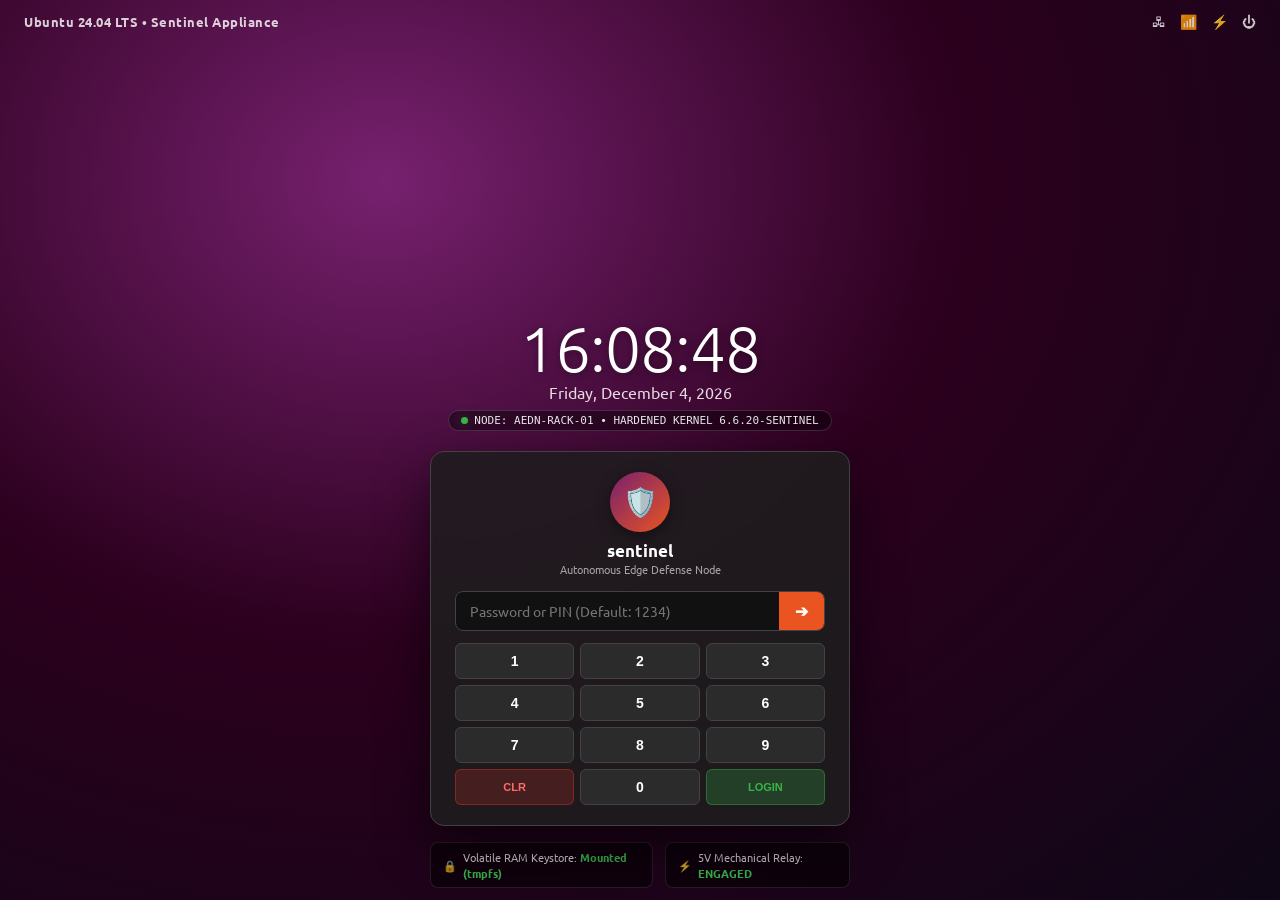
<file: templates/index.html>
<!DOCTYPE html>
<html lang="en">
<head>
    <meta charset="UTF-8">
    <meta name="viewport" content="width=800, initial-scale=0.6, maximum-scale=0.6, minimum-scale=0.6, user-scalable=no">
    <title>Ubuntu 24.04 LTS — BlackBox Sentinel Edge Defense OS</title>
    <!-- Official Ubuntu Font Family -->
    <link rel="preconnect" href="https://fonts.googleapis.com">
    <link rel="preconnect" href="https://fonts.gstatic.com" crossorigin>
    <link href="https://fonts.googleapis.com/css2?family=Ubuntu:ital,wght@0,300;0,400;0,500;0,700;1,400&family=Ubuntu+Mono:wght@400;700&family=Inter:wght@400;500;600;700&display=swap" rel="stylesheet">
    <link rel="stylesheet" href="/static/sentinel.css?v=3">
</head>
<body class="yaru-dark">

    <!-- ══════════════════════════════════════════════════════════════════════ -->
    <!-- 1. UBUNTU GDM LOCK / LOGIN SCREEN                                      -->
    <!-- ══════════════════════════════════════════════════════════════════════ -->
    <div id="gdm-lock-screen" class="active">
        <!-- Top GDM Status Bar -->
        <div class="gdm-top-bar">
            <div class="gdm-top-left">
                <span class="ubuntu-brand-text">Ubuntu 24.04 LTS &bull; Sentinel Appliance</span>
            </div>
            <div class="gdm-top-right">
                <span class="gdm-icon" title="Network Bridge Active">🖧</span>
                <span class="gdm-icon" title="GSM Cellular 2G">📶</span>
                <span class="gdm-icon" title="Power / Battery">⚡</span>
                <span class="gdm-icon" title="Power Menu">⏻</span>
            </div>
        </div>

        <!-- Center Login Widget -->
        <div class="gdm-center-container">
            <div class="gdm-clock-box">
                <div class="gdm-clock" id="gdm-clock">00:54</div>
                <div class="gdm-date" id="gdm-date">Tuesday, August 4, 2026</div>
                <div class="gdm-node-pill">
                    <span class="pulse-dot"></span> NODE: AEDN-RACK-01 &bull; HARDENED KERNEL 6.6.20-SENTINEL
                </div>
            </div>

            <div class="gdm-auth-card">
                <div class="gdm-avatar-wrap">
                    <div class="gdm-avatar">
                        <span class="avatar-shield">🛡️</span>
                    </div>
                </div>
                <div class="gdm-username">sentinel</div>
                <div class="gdm-user-role">Autonomous Edge Defense Node</div>

                <div class="gdm-input-wrapper">
                    <input type="password" id="gdm-password-input" placeholder="Password or PIN (Default: 1234)" autocomplete="off" onkeydown="handleGdmKey(event)">
                    <button class="gdm-submit-btn" onclick="unlockGdm()" title="Sign In">➔</button>
                </div>
                <div class="gdm-quick-keypad" id="gdm-keypad">
                    <button onclick="pressGdmPin('1')">1</button>
                    <button onclick="pressGdmPin('2')">2</button>
                    <button onclick="pressGdmPin('3')">3</button>
                    <button onclick="pressGdmPin('4')">4</button>
                    <button onclick="pressGdmPin('5')">5</button>
                    <button onclick="pressGdmPin('6')">6</button>
                    <button onclick="pressGdmPin('7')">7</button>
                    <button onclick="pressGdmPin('8')">8</button>
                    <button onclick="pressGdmPin('9')">9</button>
                    <button class="key-sub" onclick="clearGdmPin()">CLR</button>
                    <button onclick="pressGdmPin('0')">0</button>
                    <button class="key-act" onclick="unlockGdm()">LOGIN</button>
                </div>
            </div>

            <div class="gdm-footer-security">
                <div class="security-chip">
                    <span class="sec-icon">🔒</span>
                    <span>Volatile RAM Keystore: <strong class="text-green">Mounted (tmpfs)</strong></span>
                </div>
                <div class="security-chip">
                    <span class="sec-icon">⚡</span>
                    <span>5V Mechanical Relay: <strong class="text-green" id="gdm-relay-status">ENGAGED</strong></span>
                </div>
            </div>
        </div>
    </div>

    <!-- ══════════════════════════════════════════════════════════════════════ -->
    <!-- 2. UBUNTU DESKTOP ENVIRONMENT                                          -->
    <!-- ══════════════════════════════════════════════════════════════════════ -->
    <div id="desktop-env">

        <!-- ── Top GNOME Bar ─────────────────────────────────────────────── -->
        <header id="gnome-topbar">
            <div class="topbar-left">
                <button class="topbar-btn activities-btn" onclick="toggleAppOverview()">Activities</button>
                <span class="active-app-title" id="active-app-name">Sentinel Defense Center</span>
            </div>

            <div class="topbar-center">
                <button class="topbar-btn date-menu-btn" onclick="toggleDateMenu()">
                    <span id="topbar-date-time">Aug 4 00:54</span>
                </button>
            </div>

            <div class="topbar-right" style="display: flex; align-items: center; gap: 15px;">
                <div id="telemetry-widget" style="font-family: monospace; font-size: 12px; color: #00E676; text-align: right; line-height: 1.2;">
                    <span>CPU: <span id="tel-cpu">--</span>%</span> | 
                    <span>RAM: <span id="tel-ram">--</span>%</span><br>
                    <span>SOC: <span id="tel-temp">--</span>°C</span> |
                    <span>ESP32: <span id="tel-esp32-temp">--</span>°C</span>
                </div>
                <div class="quick-settings-pill" onclick="toggleQuickSettings()">
                    <span class="qs-icon">🖧</span>
                    <span class="qs-icon">📶</span>
                    <span class="qs-icon">🛡️</span>
                    <span class="qs-icon">⏻</span>
                </div>
            </div>
        </header>

        <!-- ── Quick Settings Dropdown ──────────────────────────────────── -->
        <div id="quick-settings-menu" class="gnome-menu">
            <div class="qs-grid">
                <div class="qs-tile active" onclick="toggleDefenseEngine()">
                    <div class="qs-tile-icon">🛡️</div>
                    <div class="qs-tile-text">
                        <div class="qs-tile-title">AI Defense</div>
                        <div class="qs-tile-sub" id="qs-defense-status">Armed & Active</div>
                    </div>
                </div>
                <div class="qs-tile active">
                    <div class="qs-tile-icon">🖧</div>
                    <div class="qs-tile-text">
                        <div class="qs-tile-title">Bridge br0</div>
                        <div class="qs-tile-sub">eth0 ↔ eth1</div>
                    </div>
                </div>
                <div class="qs-tile active">
                    <div class="qs-tile-icon">📶</div>
                    <div class="qs-tile-text">
                        <div class="qs-tile-title">GSM 2G</div>
                        <div class="qs-tile-sub">SIM800L Connected</div>
                    </div>
                </div>
                <div class="qs-tile" onclick="triggerTamperAlert()">
                    <div class="qs-tile-icon">🚨</div>
                    <div class="qs-tile-text">
                        <div class="qs-tile-title">Tamper Test</div>
                        <div class="qs-tile-sub">Trip Chassis Sensor</div>
                    </div>
                </div>
                <div class="qs-tile" onclick="triggerHardwareCheck()">
                    <div class="qs-tile-icon">🔌</div>
                    <div class="qs-tile-text">
                        <div class="qs-tile-title">Hardware Check</div>
                        <div class="qs-tile-sub">Test ESP32 Relay Isolation</div>
                    </div>
                </div>
                <div class="qs-tile" onclick="triggerRawRelay()">
                    <div class="qs-tile-icon">⚡</div>
                    <div class="qs-tile-text">
                        <div class="qs-tile-title">Relay Module</div>
                        <div class="qs-tile-sub">Trigger Physical GPIO</div>
                    </div>
                </div>
            </div>
            <div class="qs-slider-group">
                <div class="qs-slider-row">
                    <span>💡 OLED Brightness</span>
                    <input type="range" min="10" max="100" value="90">
                </div>
            </div>
            <div class="qs-bottom-actions">
                <button class="qs-action-btn" onclick="openApp('settings')" title="Settings">⚙️</button>
                <button class="qs-action-btn" onclick="lockDesktop()" title="Lock Screen">🔒</button>
                <button class="qs-action-btn btn-power" onclick="location.reload()" title="Restart Appliance">⏻</button>
            </div>
        </div>

        <!-- ── Ubuntu Left Dock (Dash-to-Dock) ───────────────────────────── -->
        <nav id="ubuntu-dock">
            <div class="dock-apps">
                <button class="dock-icon-btn active" data-app="defense" onclick="openApp('defense')" title="Sentinel Defense Center">
                    <div class="dock-app-icon icon-defense">🛡️</div>
                    <span class="dock-running-dot"></span>
                </button>
                <button class="dock-icon-btn" data-app="traffic" onclick="openApp('traffic')" title="Adversary Traffic Lab & Packet Sniffer">
                    <div class="dock-app-icon icon-traffic">🌊</div>
                    <span class="dock-running-dot"></span>
                </button>
                <button class="dock-icon-btn" data-app="ledger" onclick="openApp('ledger')" title="Forensic Ledger Explorer">
                    <div class="dock-app-icon icon-ledger">📋</div>
                    <span class="dock-badge" id="dock-ledger-badge">1</span>
                </button>
                <button class="dock-icon-btn" data-app="hardware" onclick="openApp('hardware')" title="Hardware Peripherals & GPIO">
                    <div class="dock-app-icon icon-hardware">🔌</div>
                </button>
                <button class="dock-icon-btn" data-app="terminal" onclick="openApp('terminal')" title="GNOME Terminal">
                    <div class="dock-app-icon icon-terminal">💻</div>
                    <span class="dock-running-dot"></span>
                </button>
                <button class="dock-icon-btn" onclick="window.location.href='/cad_viewer.html'" title="3D CAD Hardware Studio">
                    <div class="dock-app-icon" style="background: linear-gradient(135deg, #e95420, #b83d10); border-radius: 8px;">📐</div>
                </button>
                <button class="dock-icon-btn" data-app="settings" onclick="openApp('settings')" title="System Settings">
                    <div class="dock-app-icon icon-settings">⚙️</div>
                </button>
            </div>
            <div class="dock-bottom">
                <button class="dock-icon-btn dock-overview-btn" onclick="toggleAppOverview()" title="Show Applications">
                    <div class="dock-app-icon icon-grid">⊞</div>
                </button>
            </div>
        </nav>

        <!-- ── Desktop Canvas Workspace ──────────────────────────────────── -->
        <main id="desktop-workspace">

            <!-- Desktop Icons -->
            <div class="desktop-shortcuts">
                <div class="desktop-icon" ondblclick="openApp('defense')">
                    <div class="icon-img">🛡️</div>
                    <span>Sentinel Hub</span>
                </div>
                <div class="desktop-icon" ondblclick="openApp('traffic')">
                    <div class="icon-img">🌊</div>
                    <span>Traffic Lab</span>
                </div>
                <div class="desktop-icon" ondblclick="openApp('ledger')">
                    <div class="icon-img">📁</div>
                    <span>/var/log/ledger</span>
                </div>
                <div class="desktop-icon" ondblclick="openApp('terminal')">
                    <div class="icon-img">💻</div>
                    <span>Terminal</span>
                </div>
                <div class="desktop-icon" ondblclick="window.location.href='/cad_viewer.html'">
                    <div class="icon-img">📐</div>
                    <span>3D CAD Studio</span>
                </div>
                <div class="desktop-icon" ondblclick="window.location.href='/simulator.html'">
                    <div class="icon-img">⚡</div>
                    <span>Circuit Sim</span>
                </div>
            </div>

            <!-- ══════════════════════════════════════════════════════════════ -->
            <!-- APP WINDOW 1: SENTINEL DEFENSE CENTER (GNOME Control Center)   -->
            <!-- ══════════════════════════════════════════════════════════════ -->
            <div class="gnome-window active" id="win-defense">
                <div class="win-titlebar" onmousedown="startDrag(event, 'win-defense')">
                    <div class="win-title">
                        <span class="win-app-icon">🛡️</span>
                        <span>Sentinel Defense Center — AEDN-RACK-01</span>
                    </div>
                    <div class="win-controls">
                        <button class="win-btn win-min" onclick="minimizeApp('defense')">🗕</button>
                        <button class="win-btn win-max" onclick="toggleMaximize('win-defense')">🗖</button>
                        <button class="win-btn win-close" onclick="closeApp('defense')">✕</button>
                    </div>
                </div>
                <div class="win-content defense-layout">
                    <!-- Status Header Banner -->
                    <div class="defense-status-banner">
                        <div class="banner-badge-box">
                            <div class="status-indicator-ring pulse-green" id="defense-ring"></div>
                            <div class="banner-badge-text">
                                <h2 id="defense-state-text">SYSTEM ARMED &amp; DEFENDING</h2>
                                <p>Isolation Forest Real-Time Boundary Model &bull; Transparent L2 Bridge <code>br0</code></p>
                            </div>
                        </div>
                        <div class="banner-actions">
                            <button class="btn-ubuntu btn-danger" id="btn-killswitch" onclick="toggleManualLineCut()">
                                ⚡ MANUAL AIR-GAP CUT
                            </button>
                        </div>
                    </div>

                    <!-- Metrics Grid -->
                    <div class="metrics-grid">
                        <div class="metric-card">
                            <div class="metric-label">INLINE PACKETS INSPECTED</div>
                            <div class="metric-value" id="metric-pkts">0</div>
                            <div class="metric-sub">Bridge <code>br0</code> &bull; 0.04ms avg latency</div>
                        </div>
                        <div class="metric-card">
                            <div class="metric-label">DETECTED ANOMALIES</div>
                            <div class="metric-value text-red" id="metric-anomalies">0</div>
                            <div class="metric-sub">0 False Positives logged</div>
                        </div>
                        <div class="metric-card">
                            <div class="metric-label">5V RELAY ACTUATOR</div>
                            <div class="metric-value text-green" id="metric-relay">ENGAGED</div>
                            <div class="metric-sub">BCM GPIO 17 &bull; Line Connected</div>
                        </div>
                        <div class="metric-card">
                            <div class="metric-label">FORENSIC LEDGER CHAIN</div>
                            <div class="metric-value text-purple" id="metric-blocks">1 BLOCKS</div>
                            <div class="metric-sub">SHA-256 Merkle verified</div>
                        </div>
                    </div>

                    <!-- Visual Spectrum Scope & Live Threat Waterfall -->
                    <div class="defense-viz-row">
                        <div class="viz-card spectrum-viz">
                            <div class="viz-header">
                                <span>LIVE ISOLATION FOREST SCORE SPECTRUM</span>
                                <span class="text-green" id="viz-score-val">SCORE: +0.145 [NORMAL]</span>
                            </div>
                            <div class="canvas-wrap">
                                <canvas id="score-spectrum-canvas" width="540" height="130"></canvas>
                            </div>
                        </div>
                        <div class="viz-card live-alerts-viz">
                            <div class="viz-header">
                                <span>REAL-TIME AUDIT LOG</span>
                                <span class="badge-pill" id="log-count-badge">READY</span>
                            </div>
                            <div class="alerts-log-scroll" id="defense-alerts-log">
                                <div class="log-entry log-info">[SYSTEM] Kernel boot complete. Volatile keys mounted in RAM.</div>
                                <div class="log-entry log-success">[AI-MODEL] Baseline calibration completed with 120 samples. ARMED.</div>
                            </div>
                        </div>
                    </div>
                </div>
            </div>

            <!-- ══════════════════════════════════════════════════════════════ -->
            <!-- APP WINDOW 2: ADVERSARY TRAFFIC LAB (Wireshark / Analyzer)     -->
            <!-- ══════════════════════════════════════════════════════════════ -->
            <div class="gnome-window" id="win-traffic">
                <div class="win-titlebar" onmousedown="startDrag(event, 'win-traffic')">
                    <div class="win-title">
                        <span class="win-app-icon">🌊</span>
                        <span>Adversary Traffic Lab &bull; Inline Sniffer &amp; Attack Injector</span>
                    </div>
                    <div class="win-controls">
                        <button class="win-btn win-min" onclick="minimizeApp('traffic')">🗕</button>
                        <button class="win-btn win-max" onclick="toggleMaximize('win-traffic')">🗖</button>
                        <button class="win-btn win-close" onclick="closeApp('traffic')">✕</button>
                    </div>
                </div>
                <div class="win-content traffic-layout">
                    <!-- Attack Launcher Panel -->
                    <div class="traffic-launcher-bar">
                        <span class="launcher-title">⚔️ INJECT ADVERSARIAL ATTACK VECTOR:</span>
                        <div class="launcher-buttons">
                            <button class="btn-atk btn-atk-c2" onclick="injectAttack('EXFILTRATION')">
                                📤 Rogue C2 Exfiltration (Port 4444)
                            </button>
                            <button class="btn-atk btn-atk-syn" onclick="injectAttack('SYN_FLOOD')">
                                🌊 TCP SYN Flood
                            </button>
                            <button class="btn-atk btn-atk-scan" onclick="injectAttack('PORT_SCAN')">
                                🔍 Recon / Port Sweep
                            </button>
                            <button class="btn-atk btn-atk-zero" onclick="injectAttack('ZERO_DAY')">
                                ☣️ Zero-Day Protocol Anomaly
                            </button>
                        </div>
                    </div>

                    <!-- Live Packet Sniffer Table -->
                    <div class="packet-table-wrapper">
                        <table class="packet-table" id="sniffer-table">
                            <thead>
                                <tr>
                                    <th style="width: 60px;">No.</th>
                                    <th style="width: 90px;">Time</th>
                                    <th style="width: 140px;">Source</th>
                                    <th style="width: 140px;">Destination</th>
                                    <th style="width: 80px;">Protocol</th>
                                    <th style="width: 80px;">Length</th>
                                    <th>Info &amp; Anomaly Decision</th>
                                </tr>
                            </thead>
                            <tbody id="sniffer-tbody">
                                <!-- Populated dynamically -->
                            </tbody>
                        </table>
                    </div>
                </div>
            </div>

            <!-- ══════════════════════════════════════════════════════════════ -->
            <!-- APP WINDOW 3: FORENSIC LEDGER EXPLORER (Nautilus Style)        -->
            <!-- ══════════════════════════════════════════════════════════════ -->
            <div class="gnome-window" id="win-ledger">
                <div class="win-titlebar" onmousedown="startDrag(event, 'win-ledger')">
                    <div class="win-title">
                        <span class="win-app-icon">📋</span>
                        <span>Forensic Ledger Explorer — /var/log/sentinel/ledger.json</span>
                    </div>
                    <div class="win-controls">
                        <button class="win-btn win-min" onclick="minimizeApp('ledger')">🗕</button>
                        <button class="win-btn win-max" onclick="toggleMaximize('win-ledger')">🗖</button>
                        <button class="win-btn win-close" onclick="closeApp('ledger')">✕</button>
                    </div>
                </div>
                <div class="win-content ledger-layout">
                    <div class="ledger-toolbar">
                        <div class="audit-summary-pill">
                            <span class="icon">🔐</span>
                            <span id="ledger-audit-text">Chain Integrity: <strong>100% Cryptographically Valid</strong></span>
                        </div>
                        <div class="ledger-actions">
                            <button class="btn-ubuntu btn-secondary" onclick="verifyLedgerChain()">🔄 Verify Hash Chain</button>
                            <button class="btn-ubuntu btn-primary" onclick="exportLedgerJSON()">⬇ Export Forensic Receipt</button>
                        </div>
                    </div>

                    <div class="ledger-blocks-list" id="ledger-blocks-container">
                        <!-- Dynamic Block Cards -->
                    </div>
                </div>
            </div>

            <!-- ══════════════════════════════════════════════════════════════ -->
            <!-- APP WINDOW 4: HARDWARE HAL PERIPHERALS                         -->
            <!-- ══════════════════════════════════════════════════════════════ -->
            <div class="gnome-window" id="win-hardware">
                <div class="win-titlebar" onmousedown="startDrag(event, 'win-hardware')">
                    <div class="win-title">
                        <span class="win-app-icon">🔌</span>
                        <span>Hardware Abstraction Layer (HAL) &bull; Diagnostic Manager</span>
                    </div>
                    <div class="win-controls">
                        <button class="win-btn win-min" onclick="minimizeApp('hardware')">🗕</button>
                        <button class="win-btn win-max" onclick="toggleMaximize('win-hardware')">🗖</button>
                        <button class="win-btn win-close" onclick="closeApp('hardware')">✕</button>
                    </div>
                </div>
                <div class="win-content hw-layout">
                    <div class="hw-cards-grid">
                        <div class="hw-module-card">
                            <div class="hw-head">
                                <div class="hw-icon">⚡</div>
                                <div>
                                    <h3>5V Mechanical Isolation Relay</h3>
                                    <p>BCM GPIO 17 &bull; Driver: <code>RealRelay / SimRelay</code></p>
                                </div>
                            </div>
                            <div class="hw-state-row">
                                <span>Actuator State:</span>
                                <span class="badge-status text-green" id="hw-relay-tag">ENGAGED (0V Normal)</span>
                            </div>
                            <button class="btn-ubuntu btn-secondary" onclick="toggleManualLineCut()">Toggle Mechanical Relay</button>
                        </div>

                        <div class="hw-module-card">
                            <div class="hw-head">
                                <div class="hw-icon">🛡️</div>
                                <div>
                                    <h3>Chassis Anti-Tamper Sensor</h3>
                                    <p>BCM GPIO 27 &amp; 22 &bull; Active-Low Grid</p>
                                </div>
                            </div>
                            <div class="hw-state-row">
                                <span>Enclosure State:</span>
                                <span class="badge-status text-green" id="hw-tamper-tag">CONTINUOUS (SECURE)</span>
                            </div>
                            <button class="btn-ubuntu btn-danger" onclick="triggerTamperAlert()">Trip Microswitch Circuit</button>
                        </div>

                        <div class="hw-module-card">
                            <div class="hw-head">
                                <div class="hw-icon">📱</div>
                                <div>
                                    <h3>SIM800L Cellular Modem (OOB)</h3>
                                    <p>UART <code>/dev/serial0</code> @ 9600 Baud</p>
                                </div>
                            </div>
                            <div class="hw-state-row">
                                <span>GSM Network:</span>
                                <span class="badge-status text-cyan">REGISTERED (RSSI: 28/31)</span>
                            </div>
                            <button class="btn-ubuntu btn-secondary" onclick="sendTestSMS()">Send Test Out-of-Band SMS</button>
                        </div>

                        <div class="hw-module-card">
                            <div class="hw-head">
                                <div class="hw-icon">📡</div>
                                <div>
                                    <h3>ESP32-S3 Mesh Radio</h3>
                                    <p>Protocol: ESP-NOW 2.4GHz P2P Threat Gossip</p>
                                </div>
                            </div>
                            <div class="hw-state-row">
                                <span>Mesh Topology:</span>
                                <span class="badge-status text-purple">ACTIVE (Rack Node Listening)</span>
                            </div>
                            <button class="btn-ubuntu btn-secondary" onclick="broadcastMeshThreat()">Gossip Lateral Threat</button>
                        </div>
                        
                        <div class="hw-module-card">
                            <div class="hw-head">
                                <div class="hw-icon">🩺</div>
                                <div>
                                    <h3>System &amp; Microcontroller Health</h3>
                                    <p>SOC Temperature &amp; Relay Diagnostics</p>
                                </div>
                            </div>
                            <div class="hw-state-row">
                                <span>Raspberry Pi (SOC):</span>
                                <span class="badge-status text-cyan"><span id="hw-rpi-temp">--</span>°C</span>
                            </div>
                            <div class="hw-state-row">
                                <span>ESP32 Core Temp:</span>
                                <span class="badge-status text-cyan"><span id="hw-esp32-temp">--</span>°C (NORMAL)</span>
                            </div>
                            <button class="btn-ubuntu btn-primary" onclick="triggerHardwareCheck()">Run Full Hardware Diagnostic Check</button>
                        </div>
                    </div>
                </div>
            </div>

            <!-- ══════════════════════════════════════════════════════════════ -->
            <!-- APP WINDOW 5: GNOME TERMINAL (Ubuntu Bash Console)             -->
            <!-- ══════════════════════════════════════════════════════════════ -->
            <div class="gnome-window" id="win-terminal">
                <div class="win-titlebar" onmousedown="startDrag(event, 'win-terminal')">
                    <div class="win-title">
                        <span class="win-app-icon">💻</span>
                        <span>sentinel@ubuntu-sentinel: ~</span>
                    </div>
                    <div class="win-controls">
                        <button class="win-btn win-min" onclick="minimizeApp('terminal')">🗕</button>
                        <button class="win-btn win-max" onclick="toggleMaximize('win-terminal')">🗖</button>
                        <button class="win-btn win-close" onclick="closeApp('terminal')">✕</button>
                    </div>
                </div>
                <div class="win-content terminal-layout">
                    <div class="term-body" id="gnome-term-body">
                        <div class="term-line text-white">Linux ubuntu-sentinel 6.6.20-hardened-arm64 #1 SMP PREEMPT aarch64</div>
                        <div class="term-line text-muted">BlackBox Sentinel Autonomous Edge Defense Node (AEDN-RACK-01)</div>
                        <div class="term-line text-green">All services running: sentinel-bridge, sentinel-core, sentinel-gui.</div>
                        <div class="term-line text-muted">Type 'help' or 'commands' for available appliance diagnostic utilities.</div>
                    </div>
                    <div class="term-prompt-line">
                        <span class="term-user-host">sentinel@ubuntu-sentinel</span><span class="term-colon">:</span><span class="term-dir">~</span><span class="term-dollar">$</span>
                        <input type="text" id="term-cli-input" autofocus autocomplete="off" onkeydown="handleTerminalCommand(event)">
                    </div>
                </div>
            </div>

            <!-- ══════════════════════════════════════════════════════════════ -->
            <!-- APP WINDOW 6: UBUNTU SETTINGS & SECURITY VAULT                 -->
            <!-- ══════════════════════════════════════════════════════════════ -->
            <div class="gnome-window" id="win-settings">
                <div class="win-titlebar" onmousedown="startDrag(event, 'win-settings')">
                    <div class="win-title">
                        <span class="win-app-icon">⚙️</span>
                        <span>Settings &bull; Security &amp; Kernel Hardening</span>
                    </div>
                    <div class="win-controls">
                        <button class="win-btn win-min" onclick="minimizeApp('settings')">🗕</button>
                        <button class="win-btn win-max" onclick="toggleMaximize('win-settings')">🗖</button>
                        <button class="win-btn win-close" onclick="closeApp('settings')">✕</button>
                    </div>
                </div>
                <div class="win-content settings-layout">
                    <div class="settings-sidebar">
                        <div class="settings-nav-item active">🛡️ Security &amp; Vault</div>
                        <div class="settings-nav-item">🖧 Network &amp; Bridge</div>
                        <div class="settings-nav-item">🖥️ Touch Display (800x480)</div>
                        <div class="settings-nav-item">ℹ️ About Appliance</div>
                    </div>
                    <div class="settings-main-pane">
                        <h3 class="pane-title">Cryptographic Key Vault &amp; Kernel Protections</h3>
                        
                        <div class="setting-row">
                            <div>
                                <strong>Volatile RAM Keystore (/run/sentinel/keys)</strong>
                                <p>Keys stored in non-persistent tmpfs RAM only. Wiped instantly on physical tamper.</p>
                            </div>
                            <span class="badge-status text-green">ACTIVE (tmpfs)</span>
                        </div>

                        <div class="setting-row">
                            <div>
                                <strong>TCP SYN Cookies &amp; Reverse Path Filtering</strong>
                                <p>Kernel level flood mitigation configured in /etc/sysctl.d/99-sentinel.conf</p>
                            </div>
                            <span class="badge-status text-green">ENFORCED</span>
                        </div>

                        <div class="setting-row">
                            <div>
                                <strong>Transparent Inline Layer-2 Bridge</strong>
                                <p>Interface <code>br0</code> binding physical ports <code>eth0</code> and <code>eth1</code>.</p>
                            </div>
                            <span class="badge-status text-green">CONNECTED</span>
                        </div>

                        <div class="zeroization-danger-box">
                            <h4>🔥 EMERGENCY ZEROIZATION PROTOCOL</h4>
                            <p>Instantly overwrite and zeroize all cryptographic AES keys in volatile memory, drop network interface bridge, and permanently isolate the physical relay.</p>
                            <button class="btn-ubuntu btn-danger" onclick="triggerTamperAlert()">
                                EXECUTE MASTER ZEROIZATION
                            </button>
                        </div>
                    </div>
                </div>
            </div>

        </main>
    </div>

    <!-- ══════════════════════════════════════════════════════════════════════ -->
    <!-- 3. AUTONOMOUS AIR-GAP LOCKDOWN SYSTEM ALERT OVERLAY                    -->
    <!-- ══════════════════════════════════════════════════════════════════════ -->
    <div id="airgap-lockdown-modal" class="">
        <div class="lockdown-dialog">
            <div class="dialog-header">
                <div class="siren-icon">🚨</div>
                <div class="dialog-title-text">
                    <h2>SYSTEM ALERT: AIR-GAP CONTAINMENT TRIGGERED</h2>
                    <p>Mechanical data relay severed in 0.04ms &bull; Threat isolated</p>
                </div>
            </div>
            <div class="dialog-body">
                <div class="threat-detail-box">
                    <div class="detail-row">
                        <span class="lbl">Detected Threat Vector:</span>
                        <strong class="text-red" id="modal-threat-name">ROGUE C2 DATA EXFILTRATION</strong>
                    </div>
                    <div class="detail-row">
                        <span class="lbl">Isolation Forest Score:</span>
                        <strong class="text-red" id="modal-anomaly-score">-0.088 (Spike past threshold)</strong>
                    </div>
                    <div class="detail-row">
                        <span class="lbl">Hardware Relay Status:</span>
                        <strong class="text-red">ISOLATED / AIR-GAPPED (Physical line broken)</strong>
                    </div>
                    <div class="detail-row">
                        <span class="lbl">SHA-256 Ledger Receipt:</span>
                        <code class="text-purple" id="modal-ledger-hash">c68a975a29de2ccd01efd32b1f079...</code>
                    </div>
                    <div class="detail-row">
                        <span class="lbl">Out-of-Band Notification:</span>
                        <strong class="text-green">SMS Sent to Admin (+919876543210) &bull; ESP-NOW Gossiped</strong>
                    </div>
                </div>

                <div class="override-pin-section">
                    <p class="pin-prompt">Enter Administrator Sudo PIN to restore physical data connection:</p>
                    <div class="pin-display-row">
                        <input type="password" id="modal-pin-input" readonly placeholder="••••">
                    </div>
                    <div class="modal-numpad">
                        <button onclick="pressModalPin('1')">1</button>
                        <button onclick="pressModalPin('2')">2</button>
                        <button onclick="pressModalPin('3')">3</button>
                        <button onclick="pressModalPin('4')">4</button>
                        <button onclick="pressModalPin('5')">5</button>
                        <button onclick="pressModalPin('6')">6</button>
                        <button onclick="pressModalPin('7')">7</button>
                        <button onclick="pressModalPin('8')">8</button>
                        <button onclick="pressModalPin('9')">9</button>
                        <button class="key-sub" onclick="clearModalPin()">CLR</button>
                        <button onclick="pressModalPin('0')">0</button>
                        <button class="key-ok" onclick="submitModalPin()">ENGAGE</button>
                    </div>
                </div>
            </div>
        </div>
    </div>

    <!-- GNOME Notification Toast -->
    <div id="gnome-toast" class="gnome-toast"></div>

    <script src="/static/sentinel.js?v=4"></script>
    <script>
        setInterval(async () => {
            try {
                let res = await fetch("/api/system_stats");
                let data = await res.json();
                document.getElementById("tel-cpu").innerText = data.cpu;
                document.getElementById("tel-ram").innerText = data.ram;
                document.getElementById("tel-temp").innerText = data.temp;
                document.getElementById("tel-esp32-temp").innerText = data.esp32_temp;
                document.getElementById("hw-rpi-temp").innerText = data.temp;
                document.getElementById("hw-esp32-temp").innerText = data.esp32_temp;
            } catch (e) {}
        }, 2000);

        // Hardware Check Trigger
        async function triggerHardwareCheck() {
            try {
                let res = await fetch("/api/hardware_check", { method: "POST" });
                let data = await res.json();
                alert(data.message || "Hardware triggered");
            } catch (e) {
                alert("Error triggering hardware");
            }
        }

        async function triggerRawRelay() {
            try {
                let res = await fetch("/api/relay_trigger", { method: "POST" });
                let data = await res.json();
                alert(data.message || "Relay toggled via GPIO");
            } catch (e) {
                alert("Error triggering relay GPIO");
            }
        }
    </script>
</body>
</html>
</file>
<file: static/sentinel.css>
/* ==============================================================================
   UBUNTU 24.04 LTS (YARU DARK) — BLACKBOX SENTINEL APPLIANCE OS DESIGN SYSTEM
   Authentic Canonical Yaru Theme: Aubergine, Ubuntu Orange (#E95420), Slate Dark
   ============================================================================== */

:root {
    /* Canonical Ubuntu Palette */
    --ubuntu-orange: #E95420;
    --ubuntu-orange-hover: #f06a38;
    --ubuntu-aubergine: #77216F;
    --ubuntu-aubergine-dark: #2C001E;
    --ubuntu-mid-aubergine: #5E2750;
    
    /* Yaru Dark UI Tokens */
    --yaru-dark-bg: #1e1e1e;
    --yaru-panel-bg: #262626;
    --yaru-card-bg: #303030;
    --yaru-card-hover: #3a3a3a;
    --yaru-border: #424242;
    --yaru-border-light: rgba(255, 255, 255, 0.1);
    --yaru-topbar: #111111;
    --yaru-dock: rgba(20, 20, 20, 0.88);
    
    /* Status Colors */
    --color-green: #38b44a;
    --color-green-glow: 0 0 12px rgba(56, 180, 74, 0.4);
    --color-red: #df382c;
    --color-red-glow: 0 0 15px rgba(223, 56, 44, 0.5);
    --color-blue: #00a3e0;
    --color-purple: #9b59b6;
    --color-amber: #f39c12;
    
    /* Typography */
    --font-ubuntu: 'Ubuntu', -apple-system, BlinkMacSystemFont, sans-serif;
    --font-mono: 'Ubuntu Mono', 'JetBrains Mono', monospace;
    --font-inter: 'Inter', sans-serif;
}

* {
    box-sizing: border-box;
    margin: 0;
    padding: 0;
    user-select: none;
    -webkit-user-select: none;
}

html, body {
    margin: 0;
    padding: 0;
    width: 100vw;
    height: 100vh;
    overflow: hidden;
    background-color: var(--yaru-dark-bg);
    font-family: 'Ubuntu', sans-serif;
    color: #ffffff;
}

/* ══════════════════════════════════════════════════════════════════════════
   1. GDM LOCK / LOGIN SCREEN
   ══════════════════════════════════════════════════════════════════════════ */
#gdm-lock-screen {
    position: fixed;
    top: 0; left: 0; width: 100vw; height: 100vh;
    background: radial-gradient(ellipse at 30% 20%, #77216F 0%, #2C001E 45%, #0e0716 100%);
    z-index: 1000;
    display: flex;
    flex-direction: column;
    justify-content: space-between;
    padding: 12px 24px;
    opacity: 0;
    pointer-events: none;
    transition: opacity 0.35s cubic-bezier(0.16, 1, 0.3, 1), transform 0.35s ease;
    transform: scale(1.02);
}

#gdm-lock-screen.active {
    opacity: 1;
    pointer-events: all;
    transform: scale(1);
}

.gdm-top-bar {
    display: flex;
    justify-content: space-between;
    align-items: center;
    font-size: 13px;
    color: rgba(255, 255, 255, 0.8);
}

.ubuntu-brand-text {
    font-weight: 700;
    letter-spacing: 0.5px;
}

.gdm-top-right {
    display: flex;
    gap: 14px;
}

.gdm-icon {
    font-size: 14px;
    cursor: pointer;
}

.gdm-center-container {
    display: flex;
    flex-direction: column;
    align-items: center;
    max-width: 420px;
    margin: 0 auto;
    width: 100%;
}

.gdm-clock-box {
    text-align: center;
    margin-bottom: 20px;
}

.gdm-clock {
    font-size: 64px;
    font-weight: 300;
    letter-spacing: -1px;
    text-shadow: 0 2px 10px rgba(0, 0, 0, 0.4);
}

.gdm-date {
    font-size: 16px;
    font-weight: 400;
    color: rgba(255, 255, 255, 0.85);
    margin-top: -4px;
}

.gdm-node-pill {
    display: inline-flex;
    align-items: center;
    gap: 6px;
    background: rgba(0, 0, 0, 0.4);
    border: 1px solid rgba(255, 255, 255, 0.15);
    padding: 3px 12px;
    border-radius: 20px;
    font-size: 11px;
    font-family: var(--font-mono);
    color: rgba(255, 255, 255, 0.9);
    margin-top: 8px;
}

.pulse-dot {
    width: 7px;
    height: 7px;
    background: var(--color-green);
    border-radius: 50%;
    box-shadow: var(--color-green-glow);
    animation: pulseGlow 1.5s infinite;
}

@keyframes pulseGlow {
    0%, 100% { transform: scale(1); opacity: 1; }
    50% { transform: scale(1.3); opacity: 0.6; }
}

.gdm-auth-card {
    background: rgba(30, 30, 30, 0.85);
    border: 1px solid var(--yaru-border);
    backdrop-filter: blur(20px);
    border-radius: 14px;
    padding: 20px 24px;
    width: 100%;
    box-shadow: 0 20px 50px rgba(0, 0, 0, 0.6);
    text-align: center;
}

.gdm-avatar-wrap {
    display: flex;
    justify-content: center;
    margin-bottom: 8px;
}

.gdm-avatar {
    width: 60px;
    height: 60px;
    background: linear-gradient(135deg, var(--ubuntu-aubergine), var(--ubuntu-orange));
    border-radius: 50%;
    display: flex;
    justify-content: center;
    align-items: center;
    font-size: 28px;
    box-shadow: 0 4px 15px rgba(0, 0, 0, 0.4);
}

.gdm-username {
    font-size: 17px;
    font-weight: 700;
}

.gdm-user-role {
    font-size: 11px;
    color: rgba(255, 255, 255, 0.6);
    margin-bottom: 14px;
}

.gdm-input-wrapper {
    display: flex;
    background: #111111;
    border: 1px solid var(--yaru-border);
    border-radius: 8px;
    overflow: hidden;
    margin-bottom: 12px;
    transition: border-color 0.2s;
}

.gdm-input-wrapper:focus-within {
    border-color: var(--ubuntu-orange);
    box-shadow: 0 0 0 2px rgba(233, 84, 32, 0.3);
}

#gdm-password-input {
    flex: 1;
    background: transparent;
    border: none;
    padding: 10px 14px;
    color: #ffffff;
    font-size: 14px;
    font-family: var(--font-ubuntu);
    outline: none;
}

.gdm-submit-btn {
    background: var(--ubuntu-orange);
    border: none;
    color: #ffffff;
    padding: 0 16px;
    font-size: 16px;
    cursor: pointer;
    font-weight: 700;
    transition: background 0.15s;
}

.gdm-submit-btn:hover {
    background: var(--ubuntu-orange-hover);
}

.gdm-quick-keypad {
    display: grid;
    grid-template-columns: repeat(3, 1fr);
    gap: 6px;
}

.gdm-quick-keypad button {
    background: #2b2b2b;
    border: 1px solid var(--yaru-border);
    color: #ffffff;
    font-size: 14px;
    font-weight: 700;
    padding: 9px;
    border-radius: 6px;
    cursor: pointer;
    transition: background 0.15s, transform 0.1s;
}

.gdm-quick-keypad button:active {
    transform: scale(0.95);
    background: var(--ubuntu-orange);
}

.gdm-quick-keypad .key-sub {
    background: rgba(223, 56, 44, 0.2);
    color: #ff6b6b;
    border-color: rgba(223, 56, 44, 0.4);
    font-size: 11px;
}

.gdm-quick-keypad .key-act {
    background: rgba(56, 180, 74, 0.25);
    color: var(--color-green);
    border-color: rgba(56, 180, 74, 0.4);
    font-size: 11px;
}

.gdm-footer-security {
    display: flex;
    gap: 12px;
    margin-top: 16px;
}

.security-chip {
    background: rgba(0, 0, 0, 0.5);
    border: 1px solid rgba(255, 255, 255, 0.1);
    border-radius: 8px;
    padding: 6px 12px;
    font-size: 11px;
    display: flex;
    align-items: center;
    gap: 6px;
    color: rgba(255, 255, 255, 0.8);
}

/* ══════════════════════════════════════════════════════════════════════════
   2. DESKTOP SHELL & TOP BAR
   ══════════════════════════════════════════════════════════════════════════ */
#desktop-env {
    width: 100vw;
    height: 100vh;
    display: flex;
    flex-direction: column;
    background: radial-gradient(ellipse at 40% 30%, #4a154b 0%, #200015 60%, #0a040f 100%);
    background-size: cover;
    position: relative;
}

/* Top GNOME Bar */
#gnome-topbar {
    height: 28px;
    background: var(--yaru-topbar);
    display: flex;
    justify-content: space-between;
    align-items: center;
    padding: 0 8px;
    font-size: 12px;
    font-weight: 500;
    z-index: 500;
    box-shadow: 0 1px 4px rgba(0, 0, 0, 0.5);
}

.topbar-left {
    display: flex;
    align-items: center;
    gap: 12px;
}

.topbar-btn {
    background: transparent;
    border: none;
    color: #ffffff;
    font-family: var(--font-ubuntu);
    font-size: 12px;
    font-weight: 500;
    padding: 2px 8px;
    border-radius: 12px;
    cursor: pointer;
    transition: background 0.15s;
}

.topbar-btn:hover {
    background: rgba(255, 255, 255, 0.15);
}

.active-app-title {
    font-weight: 700;
    color: rgba(255, 255, 255, 0.9);
}

.topbar-center {
    display: flex;
    justify-content: center;
}

.topbar-right {
    display: flex;
    align-items: center;
}

.quick-settings-pill {
    display: flex;
    align-items: center;
    gap: 8px;
    background: rgba(255, 255, 255, 0.1);
    padding: 2px 10px;
    border-radius: 14px;
    cursor: pointer;
    font-size: 12px;
}

.quick-settings-pill:hover {
    background: rgba(255, 255, 255, 0.2);
}

/* Quick Settings Dropdown */
.gnome-menu {
    position: absolute;
    top: 32px;
    right: 12px;
    width: 290px;
    background: rgba(36, 36, 36, 0.95);
    border: 1px solid var(--yaru-border);
    backdrop-filter: blur(25px);
    border-radius: 12px;
    padding: 14px;
    box-shadow: 0 12px 35px rgba(0, 0, 0, 0.7);
    z-index: 600;
    display: none;
    flex-direction: column;
    gap: 12px;
}

.gnome-menu.active {
    display: flex;
}

.qs-grid {
    display: grid;
    grid-template-columns: 1fr 1fr;
    gap: 8px;
}

.qs-tile {
    background: #333333;
    border-radius: 8px;
    padding: 8px 10px;
    display: flex;
    align-items: center;
    gap: 8px;
    cursor: pointer;
    transition: background 0.15s;
}

.qs-tile:hover {
    background: #3d3d3d;
}

.qs-tile.active {
    background: var(--ubuntu-orange);
}

.qs-tile-icon {
    font-size: 18px;
}

.qs-tile-title {
    font-size: 11px;
    font-weight: 700;
}

.qs-tile-sub {
    font-size: 9px;
    color: rgba(255, 255, 255, 0.7);
}

.qs-slider-group {
    background: #333333;
    border-radius: 8px;
    padding: 8px 12px;
    font-size: 11px;
}

.qs-slider-row {
    display: flex;
    flex-direction: column;
    gap: 4px;
}

.qs-slider-row input[type="range"] {
    accent-color: var(--ubuntu-orange);
    height: 4px;
    border-radius: 2px;
}

.qs-bottom-actions {
    display: flex;
    justify-content: flex-end;
    gap: 8px;
    border-top: 1px solid rgba(255, 255, 255, 0.1);
    padding-top: 8px;
}

.qs-action-btn {
    width: 32px;
    height: 32px;
    border-radius: 50%;
    background: #333333;
    border: none;
    color: #ffffff;
    cursor: pointer;
    display: flex;
    justify-content: center;
    align-items: center;
    font-size: 14px;
}

.qs-action-btn:hover {
    background: #444444;
}

.btn-power:hover {
    background: var(--color-red);
}

/* ══════════════════════════════════════════════════════════════════════════
   UBUNTU LEFT DOCK (Dash-to-Dock)
   ══════════════════════════════════════════════════════════════════════════ */
#ubuntu-dock {
    position: absolute;
    top: 28px;
    left: 0;
    bottom: 0;
    width: 58px;
    background: var(--yaru-dock);
    backdrop-filter: blur(15px);
    display: flex;
    flex-direction: column;
    justify-content: space-between;
    align-items: center;
    padding: 10px 0 8px 0;
    z-index: 400;
    border-right: 1px solid rgba(255, 255, 255, 0.06);
}

.dock-apps {
    display: flex;
    flex-direction: column;
    gap: 10px;
    align-items: center;
    width: 100%;
}

.dock-icon-btn {
    width: 44px;
    height: 44px;
    background: transparent;
    border: none;
    border-radius: 10px;
    display: flex;
    justify-content: center;
    align-items: center;
    position: relative;
    cursor: pointer;
    transition: transform 0.15s, background 0.15s;
}

.dock-icon-btn:hover {
    background: rgba(255, 255, 255, 0.15);
    transform: scale(1.08);
}

.dock-icon-btn:active {
    transform: scale(0.94);
}

.dock-app-icon {
    width: 36px;
    height: 36px;
    border-radius: 8px;
    display: flex;
    justify-content: center;
    align-items: center;
    font-size: 20px;
    box-shadow: 0 4px 10px rgba(0, 0, 0, 0.3);
}

.icon-defense { background: linear-gradient(135deg, #77216F, #E95420); }
.icon-traffic { background: linear-gradient(135deg, #00a3e0, #2980b9); }
.icon-ledger { background: linear-gradient(135deg, #8e44ad, #2c3e50); }
.icon-hardware { background: linear-gradient(135deg, #27ae60, #16a085); }
.icon-terminal { background: #111111; border: 1px solid rgba(255, 255, 255, 0.2); }
.icon-settings { background: #555555; }
.icon-grid { font-size: 24px; color: rgba(255, 255, 255, 0.8); }

.dock-running-dot {
    position: absolute;
    left: -4px;
    top: 50%;
    transform: translateY(-50%);
    width: 4px;
    height: 12px;
    background: var(--ubuntu-orange);
    border-radius: 2px;
}

.dock-badge {
    position: absolute;
    top: -2px;
    right: -2px;
    background: var(--ubuntu-orange);
    color: #ffffff;
    font-size: 9px;
    font-weight: 700;
    padding: 1px 5px;
    border-radius: 10px;
}

/* ══════════════════════════════════════════════════════════════════════════
   DESKTOP WORKSPACE & GNOME WINDOWS
   ══════════════════════════════════════════════════════════════════════════ */
#desktop-workspace {
    flex: 1;
    margin-left: 58px;
    position: relative;
    overflow: hidden;
    padding: 16px;
}

.desktop-shortcuts {
    display: flex;
    flex-direction: column;
    gap: 16px;
    position: absolute;
    top: 16px;
    left: 16px;
    z-index: 1;
}

.desktop-icon {
    display: flex;
    flex-direction: column;
    align-items: center;
    gap: 4px;
    width: 76px;
    padding: 6px 4px;
    border-radius: 6px;
    cursor: pointer;
    font-size: 11px;
    text-align: center;
    text-shadow: 0 1px 3px rgba(0, 0, 0, 0.8);
    transition: background 0.15s;
}

.desktop-icon:hover {
    background: rgba(255, 255, 255, 0.12);
}

.desktop-icon .icon-img {
    font-size: 32px;
}

/* GNOME WINDOW (YARU THEME) */
.gnome-window {
    position: absolute;
    top: 20px;
    left: 30px;
    right: 20px;
    bottom: 20px;
    background: var(--yaru-dark-bg);
    border: 1px solid var(--yaru-border);
    border-radius: 10px;
    box-shadow: 0 15px 45px rgba(0, 0, 0, 0.8);
    display: none;
    flex-direction: column;
    overflow: hidden;
    z-index: 10;
}

.gnome-window.active {
    display: flex;
    animation: gnomeWinOpen 0.2s cubic-bezier(0.16, 1, 0.3, 1);
}

@keyframes gnomeWinOpen {
    from { opacity: 0; transform: scale(0.98); }
    to { opacity: 1; transform: scale(1); }
}

.win-titlebar {
    height: 38px;
    background: var(--yaru-panel-bg);
    border-bottom: 1px solid var(--yaru-border);
    display: flex;
    justify-content: space-between;
    align-items: center;
    padding: 0 12px;
    cursor: move;
}

.win-title {
    display: flex;
    align-items: center;
    gap: 8px;
    font-size: 13px;
    font-weight: 700;
    color: rgba(255, 255, 255, 0.9);
}

.win-app-icon {
    font-size: 16px;
}

.win-controls {
    display: flex;
    gap: 6px;
}

.win-btn {
    width: 22px;
    height: 22px;
    border-radius: 50%;
    background: #3a3a3a;
    border: 1px solid rgba(255, 255, 255, 0.1);
    color: rgba(255, 255, 255, 0.8);
    font-size: 10px;
    font-weight: 700;
    display: flex;
    justify-content: center;
    align-items: center;
    cursor: pointer;
    transition: background 0.15s;
}

.win-btn:hover { background: #505050; color: #ffffff; }
.win-close:hover { background: var(--color-red); color: #ffffff; }

.win-content {
    flex: 1;
    overflow-y: auto;
    background: var(--yaru-dark-bg);
    padding: 16px;
}

/* ══════════════════════════════════════════════════════════════════════════
   1. DEFENSE CENTER LAYOUT
   ══════════════════════════════════════════════════════════════════════════ */
.defense-status-banner {
    background: linear-gradient(90deg, rgba(119, 33, 111, 0.4), rgba(233, 84, 32, 0.15));
    border: 1px solid rgba(233, 84, 32, 0.3);
    border-radius: 8px;
    padding: 14px 18px;
    display: flex;
    justify-content: space-between;
    align-items: center;
    margin-bottom: 14px;
}

.banner-badge-box {
    display: flex;
    align-items: center;
    gap: 14px;
}

.status-indicator-ring {
    width: 14px;
    height: 14px;
    border-radius: 50%;
    background: var(--color-green);
    box-shadow: var(--color-green-glow);
}

.status-indicator-ring.pulse-red {
    background: var(--color-red);
    box-shadow: var(--color-red-glow);
    animation: blinkSiren 0.6s infinite;
}

.banner-badge-text h2 {
    font-size: 16px;
    font-weight: 700;
    letter-spacing: 0.5px;
}

.banner-badge-text p {
    font-size: 11px;
    color: var(--text-muted, #a0a0a0);
    margin-top: 2px;
}

.btn-ubuntu {
    background: var(--ubuntu-orange);
    border: none;
    color: #ffffff;
    font-family: var(--font-ubuntu);
    font-size: 12px;
    font-weight: 700;
    padding: 8px 16px;
    border-radius: 6px;
    cursor: pointer;
    transition: background 0.15s, transform 0.1s;
}

.btn-ubuntu:hover { background: var(--ubuntu-orange-hover); }
.btn-ubuntu:active { transform: scale(0.96); }
.btn-danger { background: var(--color-red); }
.btn-danger:hover { background: #b01810; }
.btn-secondary { background: #3c3c3c; border: 1px solid var(--yaru-border); }
.btn-secondary:hover { background: #4a4a4a; }

.metrics-grid {
    display: grid;
    grid-template-columns: repeat(4, 1fr);
    gap: 12px;
    margin-bottom: 14px;
}

.metric-card {
    background: var(--yaru-card-bg);
    border: 1px solid var(--yaru-border);
    border-radius: 8px;
    padding: 12px 14px;
}

.metric-label {
    font-size: 10px;
    font-weight: 700;
    color: #a8a8a8;
    letter-spacing: 0.5px;
}

.metric-value {
    font-size: 20px;
    font-weight: 700;
    font-family: var(--font-mono);
    color: #ffffff;
    margin: 4px 0 2px 0;
}

.metric-sub {
    font-size: 10px;
    color: #888888;
}

.text-green { color: var(--color-green); }
.text-red { color: var(--color-red); }
.text-purple { color: var(--color-purple); }
.text-cyan { color: var(--color-blue); }

.defense-viz-row {
    display: grid;
    grid-template-columns: 1.4fr 1fr;
    gap: 12px;
}

.viz-card {
    background: var(--yaru-card-bg);
    border: 1px solid var(--yaru-border);
    border-radius: 8px;
    padding: 12px;
    display: flex;
    flex-direction: column;
}

.viz-header {
    display: flex;
    justify-content: space-between;
    align-items: center;
    font-size: 11px;
    font-weight: 700;
    margin-bottom: 8px;
}

.canvas-wrap {
    background: #111111;
    border: 1px solid rgba(255, 255, 255, 0.08);
    border-radius: 6px;
    height: 140px;
    display: flex;
    justify-content: center;
    align-items: center;
}

.alerts-log-scroll {
    background: #111111;
    border: 1px solid rgba(255, 255, 255, 0.08);
    border-radius: 6px;
    height: 140px;
    overflow-y: auto;
    padding: 8px 10px;
    font-family: var(--font-mono);
    font-size: 11px;
    display: flex;
    flex-direction: column;
    gap: 4px;
}

.log-entry { padding: 2px 0; border-bottom: 1px solid rgba(255, 255, 255, 0.04); }
.log-info { color: #a0a0a0; }
.log-success { color: var(--color-green); }
.log-danger { color: var(--color-red); font-weight: 700; }

/* ══════════════════════════════════════════════════════════════════════════
   2. TRAFFIC LAB (WIRESHARK STYLE TABLE)
   ══════════════════════════════════════════════════════════════════════════ */
.traffic-launcher-bar {
    background: var(--yaru-panel-bg);
    border: 1px solid var(--yaru-border);
    border-radius: 8px;
    padding: 10px 14px;
    margin-bottom: 12px;
    display: flex;
    align-items: center;
    gap: 12px;
    flex-wrap: wrap;
}

.launcher-title {
    font-size: 11px;
    font-weight: 700;
    color: var(--ubuntu-orange);
}

.launcher-buttons {
    display: flex;
    gap: 8px;
    flex-wrap: wrap;
}

.btn-atk {
    background: #383838;
    border: 1px solid #4f4f4f;
    color: #ffffff;
    font-family: var(--font-ubuntu);
    font-size: 11px;
    font-weight: 600;
    padding: 6px 12px;
    border-radius: 6px;
    cursor: pointer;
    transition: all 0.15s;
}

.btn-atk:hover {
    background: var(--color-red);
    border-color: var(--color-red);
}

.packet-table-wrapper {
    background: #111111;
    border: 1px solid var(--yaru-border);
    border-radius: 6px;
    height: 320px;
    overflow-y: auto;
}

.packet-table {
    width: 100%;
    border-collapse: collapse;
    font-family: var(--font-mono);
    font-size: 11px;
    text-align: left;
}

.packet-table th {
    background: #222222;
    padding: 8px 10px;
    color: #a8a8a8;
    font-weight: 700;
    border-bottom: 1px solid var(--yaru-border);
    position: sticky;
    top: 0;
}

.packet-table td {
    padding: 6px 10px;
    border-bottom: 1px solid rgba(255, 255, 255, 0.04);
}

.pkt-row-normal { color: #d0d0d0; }
.pkt-row-anomaly {
    background: rgba(223, 56, 44, 0.25) !important;
    color: #ff7675 !important;
    font-weight: 700;
}

/* ══════════════════════════════════════════════════════════════════════════
   3. FORENSIC LEDGER (NAUTILUS STYLE)
   ══════════════════════════════════════════════════════════════════════════ */
.ledger-toolbar {
    display: flex;
    justify-content: space-between;
    align-items: center;
    background: var(--yaru-panel-bg);
    border: 1px solid var(--yaru-border);
    border-radius: 8px;
    padding: 10px 14px;
    margin-bottom: 12px;
}

.audit-summary-pill {
    display: flex;
    align-items: center;
    gap: 8px;
    font-size: 12px;
}

.ledger-blocks-list {
    display: flex;
    flex-direction: column;
    gap: 10px;
    max-height: 320px;
    overflow-y: auto;
}

.ledger-block-item {
    background: var(--yaru-card-bg);
    border: 1px solid var(--yaru-border);
    border-left: 4px solid var(--color-purple);
    border-radius: 8px;
    padding: 10px 14px;
    font-family: var(--font-mono);
    font-size: 11px;
}

.block-header {
    display: flex;
    justify-content: space-between;
    font-weight: 700;
    color: var(--color-purple);
    margin-bottom: 4px;
}

.block-hash-line {
    color: var(--color-blue);
    word-break: break-all;
    font-size: 10px;
}

/* ══════════════════════════════════════════════════════════════════════════
   4. HARDWARE HAL DIAGNOSTICS
   ══════════════════════════════════════════════════════════════════════════ */
.hw-cards-grid {
    display: grid;
    grid-template-columns: 1fr 1fr;
    gap: 12px;
}

.hw-module-card {
    background: var(--yaru-card-bg);
    border: 1px solid var(--yaru-border);
    border-radius: 8px;
    padding: 14px;
    display: flex;
    flex-direction: column;
    justify-content: space-between;
}

.hw-head {
    display: flex;
    align-items: center;
    gap: 12px;
    margin-bottom: 8px;
}

.hw-icon {
    font-size: 24px;
}

.hw-head h3 { font-size: 13px; font-weight: 700; }
.hw-head p { font-size: 10px; color: #888888; font-family: var(--font-mono); }

.hw-state-row {
    font-size: 11px;
    display: flex;
    justify-content: space-between;
    margin-bottom: 10px;
}

.badge-status {
    font-family: var(--font-mono);
    font-size: 10px;
    font-weight: 700;
}

/* ══════════════════════════════════════════════════════════════════════════
   5. GNOME TERMINAL
   ══════════════════════════════════════════════════════════════════════════ */
.terminal-layout {
    background: #000000;
    padding: 12px;
    height: 100%;
    display: flex;
    flex-direction: column;
    font-family: var(--font-mono);
    font-size: 12px;
}

.term-body {
    flex: 1;
    overflow-y: auto;
    display: flex;
    flex-direction: column;
    gap: 3px;
}

.term-prompt-line {
    display: flex;
    align-items: center;
    gap: 6px;
    padding-top: 8px;
    border-top: 1px solid #222222;
}

.term-user-host { color: var(--color-green); font-weight: 700; }
.term-colon { color: #ffffff; }
.term-dir { color: #4a90e2; font-weight: 700; }
.term-dollar { color: #ffffff; }

#term-cli-input {
    flex: 1;
    background: transparent;
    border: none;
    color: #ffffff;
    font-family: var(--font-mono);
    font-size: 12px;
    outline: none;
}

/* ══════════════════════════════════════════════════════════════════════════
   6. SETTINGS & ZEROIZATION
   ══════════════════════════════════════════════════════════════════════════ */
.settings-layout {
    display: grid;
    grid-template-columns: 200px 1fr;
    gap: 16px;
    height: 100%;
}

.settings-sidebar {
    background: var(--yaru-panel-bg);
    border-radius: 8px;
    padding: 8px;
    display: flex;
    flex-direction: column;
    gap: 4px;
}

.settings-nav-item {
    padding: 8px 12px;
    border-radius: 6px;
    font-size: 12px;
    cursor: pointer;
    transition: background 0.15s;
}

.settings-nav-item:hover, .settings-nav-item.active {
    background: var(--ubuntu-orange);
    color: #ffffff;
    font-weight: 700;
}

.settings-main-pane {
    background: var(--yaru-card-bg);
    border: 1px solid var(--yaru-border);
    border-radius: 8px;
    padding: 16px;
    display: flex;
    flex-direction: column;
    gap: 12px;
}

.pane-title { font-size: 14px; font-weight: 700; margin-bottom: 6px; }

.setting-row {
    background: #282828;
    border: 1px solid var(--yaru-border);
    border-radius: 6px;
    padding: 10px 12px;
    display: flex;
    justify-content: space-between;
    align-items: center;
    font-size: 12px;
}

.setting-row p { font-size: 10px; color: #888888; margin-top: 2px; }

.zeroization-danger-box {
    margin-top: auto;
    background: rgba(223, 56, 44, 0.15);
    border: 1px solid var(--color-red);
    border-radius: 8px;
    padding: 12px 14px;
}

.zeroization-danger-box h4 { font-size: 12px; color: var(--color-red); margin-bottom: 4px; }
.zeroization-danger-box p { font-size: 10px; color: #d0d0d0; margin-bottom: 10px; }

/* ══════════════════════════════════════════════════════════════════════════
   3. AIR-GAP LOCKDOWN SYSTEM ALERT OVERLAY
   ══════════════════════════════════════════════════════════════════════════ */
#airgap-lockdown-modal {
    position: fixed;
    top: 0; left: 0; width: 100vw; height: 100vh;
    background: rgba(15, 0, 5, 0.88);
    backdrop-filter: blur(20px);
    z-index: 2000;
    display: flex;
    justify-content: center;
    align-items: center;
    opacity: 0;
    pointer-events: none;
    transition: opacity 0.3s ease;
}

#airgap-lockdown-modal.active {
    opacity: 1;
    pointer-events: all;
}

.lockdown-dialog {
    background: #18080c;
    border: 2px solid var(--color-red);
    border-radius: 12px;
    width: 90%;
    max-width: 520px;
    box-shadow: 0 0 50px rgba(223, 56, 44, 0.6);
    overflow: hidden;
}

.dialog-header {
    background: linear-gradient(90deg, #3d0a14, #20040a);
    padding: 14px 18px;
    display: flex;
    align-items: center;
    gap: 12px;
    border-bottom: 1px solid rgba(223, 56, 44, 0.4);
}

.siren-icon { font-size: 28px; animation: bounceSiren 0.6s infinite alternate; }

@keyframes bounceSiren {
    from { transform: translateY(0); }
    to { transform: translateY(-4px); }
}

.dialog-title-text h2 { font-size: 14px; color: var(--color-red); font-weight: 700; }
.dialog-title-text p { font-size: 10px; color: #d0d0d0; }

.dialog-body {
    padding: 16px;
    display: flex;
    flex-direction: column;
    gap: 12px;
}

.threat-detail-box {
    background: rgba(255, 255, 255, 0.04);
    border: 1px solid rgba(255, 255, 255, 0.08);
    border-radius: 6px;
    padding: 10px 12px;
    font-size: 11px;
    display: flex;
    flex-direction: column;
    gap: 4px;
}

.detail-row { display: flex; justify-content: space-between; }
.detail-row .lbl { color: #a0a0a0; }

.override-pin-section {
    text-align: center;
}

.pin-prompt { font-size: 11px; font-weight: 600; margin-bottom: 6px; }

.pin-display-row input {
    width: 140px;
    background: #000000;
    border: 1px solid var(--ubuntu-orange);
    color: var(--ubuntu-orange);
    font-size: 20px;
    font-weight: 700;
    text-align: center;
    padding: 4px;
    border-radius: 6px;
    margin-bottom: 8px;
    letter-spacing: 4px;
}

.modal-numpad {
    display: grid;
    grid-template-columns: repeat(3, 1fr);
    gap: 6px;
    max-width: 240px;
    margin: 0 auto;
}

.modal-numpad button {
    background: #2b2b2b;
    border: 1px solid var(--yaru-border);
    color: #ffffff;
    font-size: 13px;
    font-weight: 700;
    padding: 8px;
    border-radius: 6px;
    cursor: pointer;
}

.modal-numpad .key-sub { background: rgba(223, 56, 44, 0.25); color: #ff7675; }
.modal-numpad .key-ok { background: rgba(56, 180, 74, 0.3); color: var(--color-green); }

/* GNOME TOAST NOTIFICATION */
.gnome-toast {
    position: fixed;
    bottom: 24px;
    right: 24px;
    background: rgba(30, 30, 30, 0.95);
    border: 1px solid var(--ubuntu-orange);
    color: #ffffff;
    font-size: 12px;
    font-weight: 600;
    padding: 10px 18px;
    border-radius: 8px;
    box-shadow: 0 8px 25px rgba(0, 0, 0, 0.7);
    opacity: 0;
    transform: translateY(15px);
    transition: all 0.25s ease;
    z-index: 3000;
}

.gnome-toast.show {
    opacity: 1;
    transform: translateY(0);
}

/* ══════════════════════════════════════════════════════════════════════════
   3.5-INCH DISPLAY RESPONSIVE SCALING FIX (480x320)
   ══════════════════════════════════════════════════════════════════════════ */
@media screen and (max-width: 480px) and (max-height: 320px) {
    /* Scale down the entire body slightly to fit dense dashboard components */
    body {
        zoom: 0.65;
        -moz-transform: scale(0.65);
        -moz-transform-origin: top left;
    }
    
    #desktop-workspace {
        padding: 8px;
    }
    
    .gnome-window {
        top: 10px;
        left: 20px;
        right: 10px;
        bottom: 10px;
    }

    .win-content {
        padding: 10px;
    }
    
    .metrics-grid {
        grid-template-columns: repeat(2, 1fr);
        gap: 8px;
    }
    
    .status-modules {
        grid-template-columns: 1fr;
        gap: 8px;
    }
    
    .gdm-clock {
        font-size: 42px;
    }
    
    .gdm-auth-card {
        padding: 12px;
        margin-top: -10px;
    }
    
    #ubuntu-dock {
        width: 45px;
    }
    
    .dock-app-icon {
        width: 28px;
        height: 28px;
        font-size: 14px;
    }
    
    #desktop-workspace {
        margin-left: 45px;
    }
}
</file>
